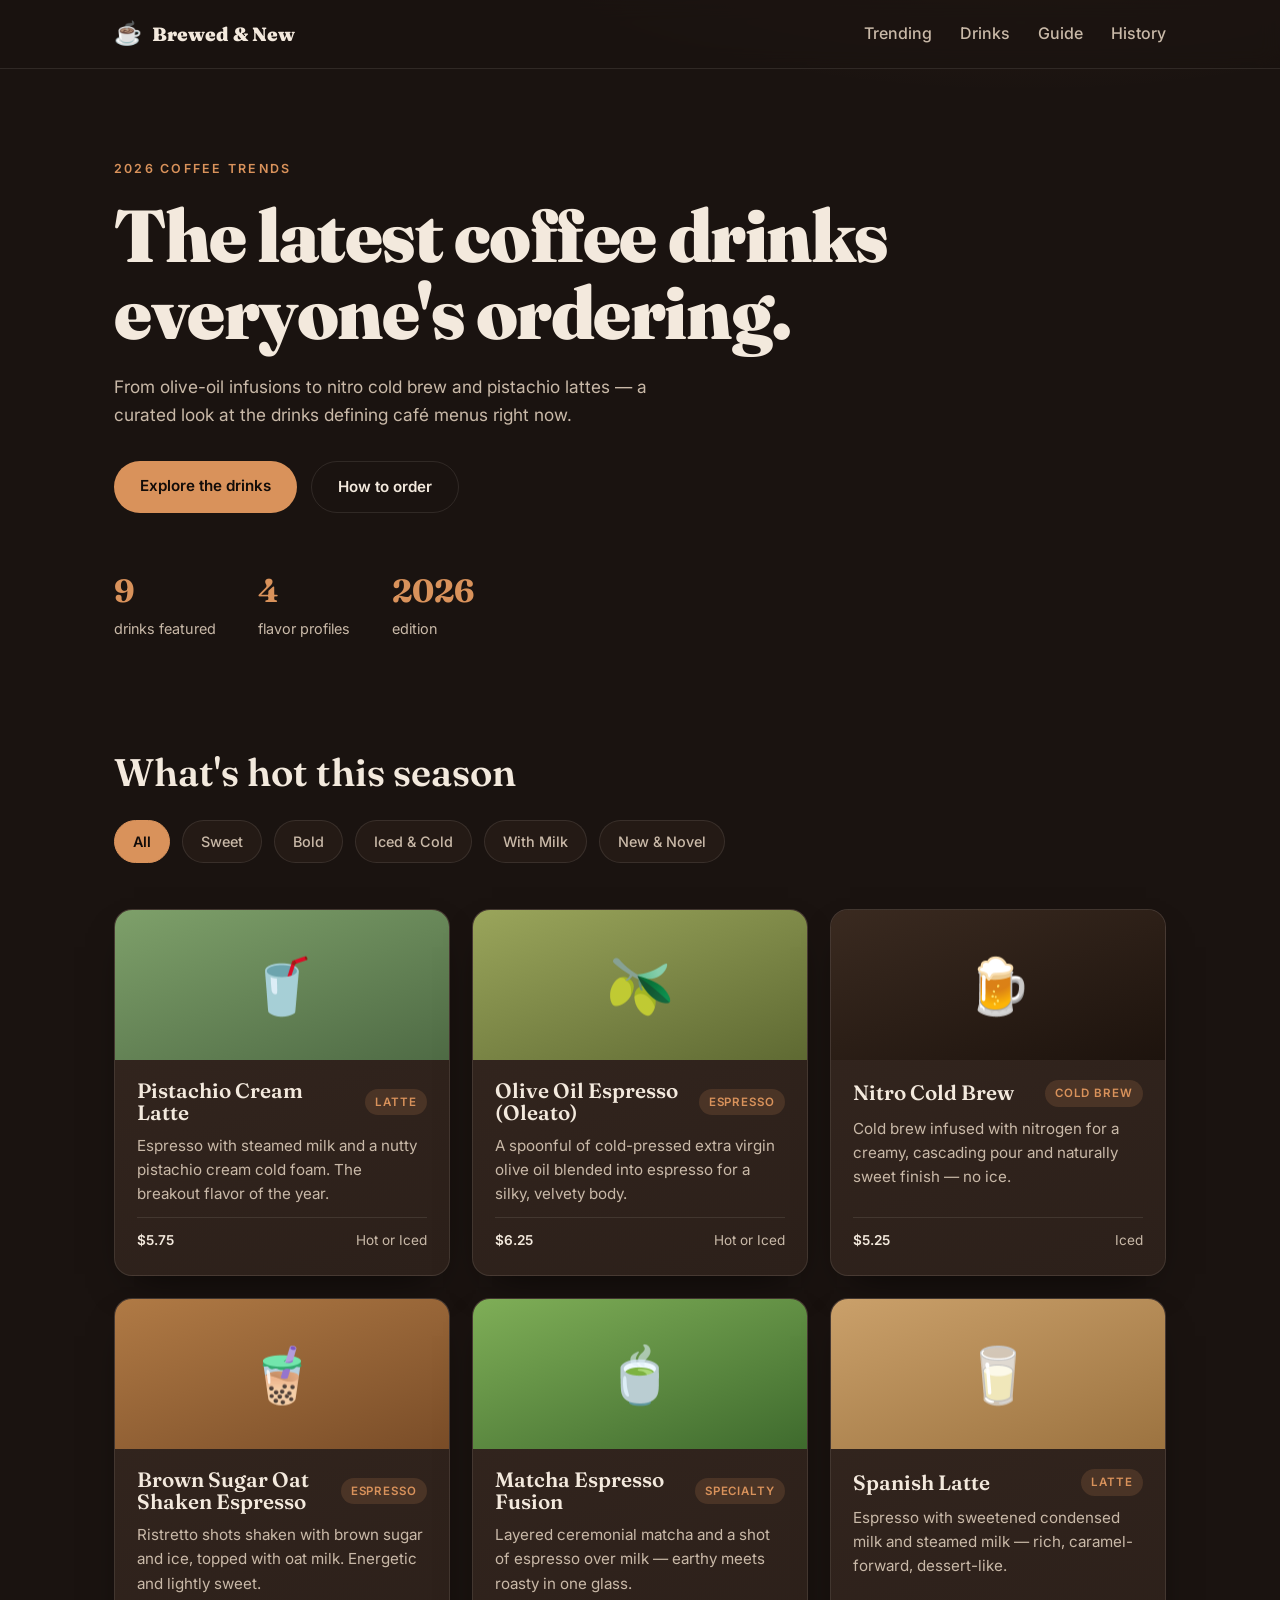
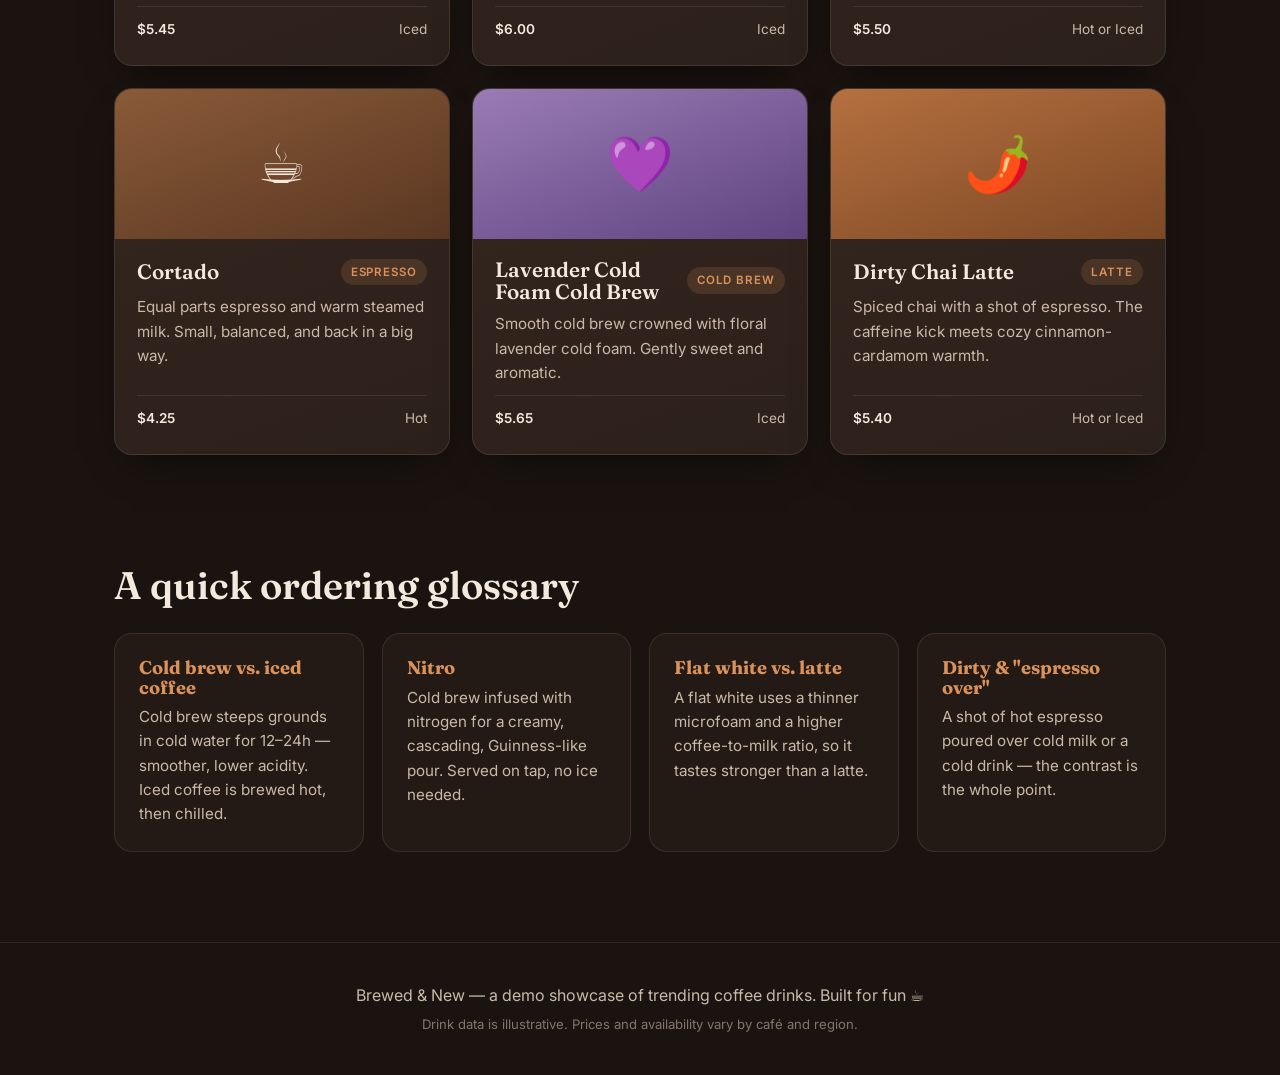
<file: index.html>
<!DOCTYPE html>
<html lang="en">
<head>
  <meta charset="UTF-8" />
  <meta name="viewport" content="width=device-width, initial-scale=1.0" />
  <meta name="description" content="Discover the latest and most popular coffee drinks trending on the market right now." />
  <title>Brewed &amp; New — The Latest Coffee Drinks</title>
  <link rel="preconnect" href="https://fonts.googleapis.com" />
  <link rel="preconnect" href="https://fonts.gstatic.com" crossorigin />
  <link href="https://fonts.googleapis.com/css2?family=Fraunces:opsz,wght@9..144,400;9..144,600;9..144,900&family=Inter:wght@400;500;600&display=swap" rel="stylesheet" />
  <link rel="stylesheet" href="styles.css" />
</head>
<body>
  <header class="site-header">
    <nav class="nav">
      <a class="brand" href="#top">
        <span class="brand-mark">☕</span>
        <span>Brewed&nbsp;&amp;&nbsp;New</span>
      </a>
      <ul class="nav-links">
        <li><a href="#trending">Trending</a></li>
        <li><a href="#drinks">Drinks</a></li>
        <li><a href="#guide">Guide</a></li>
        <li><a href="history.html">History</a></li>
      </ul>
    </nav>
  </header>

  <main id="top">
    <!-- Hero -->
    <section class="hero">
      <div class="hero-inner">
        <p class="eyebrow">2026 Coffee Trends</p>
        <h1>The latest coffee drinks<br />everyone's ordering.</h1>
        <p class="hero-sub">
          From olive-oil infusions to nitro cold brew and pistachio lattes —
          a curated look at the drinks defining café menus right now.
        </p>
        <div class="hero-actions">
          <a class="btn btn-primary" href="#drinks">Explore the drinks</a>
          <a class="btn btn-ghost" href="#guide">How to order</a>
        </div>
        <div class="hero-stats">
          <div><strong id="stat-count">0</strong><span>drinks featured</span></div>
          <div><strong>4</strong><span>flavor profiles</span></div>
          <div><strong>2026</strong><span>edition</span></div>
        </div>
      </div>
    </section>

    <!-- Trending strip -->
    <section id="trending" class="trending">
      <h2 class="section-title">What's hot this season</h2>
      <div class="chips" id="chip-row"><!-- filter chips injected by JS --></div>
    </section>

    <!-- Drinks grid -->
    <section id="drinks" class="drinks">
      <div class="drinks-grid" id="drinks-grid"><!-- cards injected by JS --></div>
    </section>

    <!-- Ordering guide -->
    <section id="guide" class="guide">
      <h2 class="section-title">A quick ordering glossary</h2>
      <div class="guide-grid">
        <div class="guide-card">
          <h3>Cold brew vs. iced coffee</h3>
          <p>Cold brew steeps grounds in cold water for 12–24h — smoother, lower acidity. Iced coffee is brewed hot, then chilled.</p>
        </div>
        <div class="guide-card">
          <h3>Nitro</h3>
          <p>Cold brew infused with nitrogen for a creamy, cascading, Guinness-like pour. Served on tap, no ice needed.</p>
        </div>
        <div class="guide-card">
          <h3>Flat white vs. latte</h3>
          <p>A flat white uses a thinner microfoam and a higher coffee-to-milk ratio, so it tastes stronger than a latte.</p>
        </div>
        <div class="guide-card">
          <h3>Dirty &amp; "espresso over"</h3>
          <p>A shot of hot espresso poured over cold milk or a cold drink — the contrast is the whole point.</p>
        </div>
      </div>
    </section>
  </main>

  <footer class="site-footer">
    <p>Brewed &amp; New — a demo showcase of trending coffee drinks. Built for fun ☕</p>
    <p class="muted">Drink data is illustrative. Prices and availability vary by café and region.</p>
  </footer>

  <script src="script.js"></script>
</body>
</html>
</file>
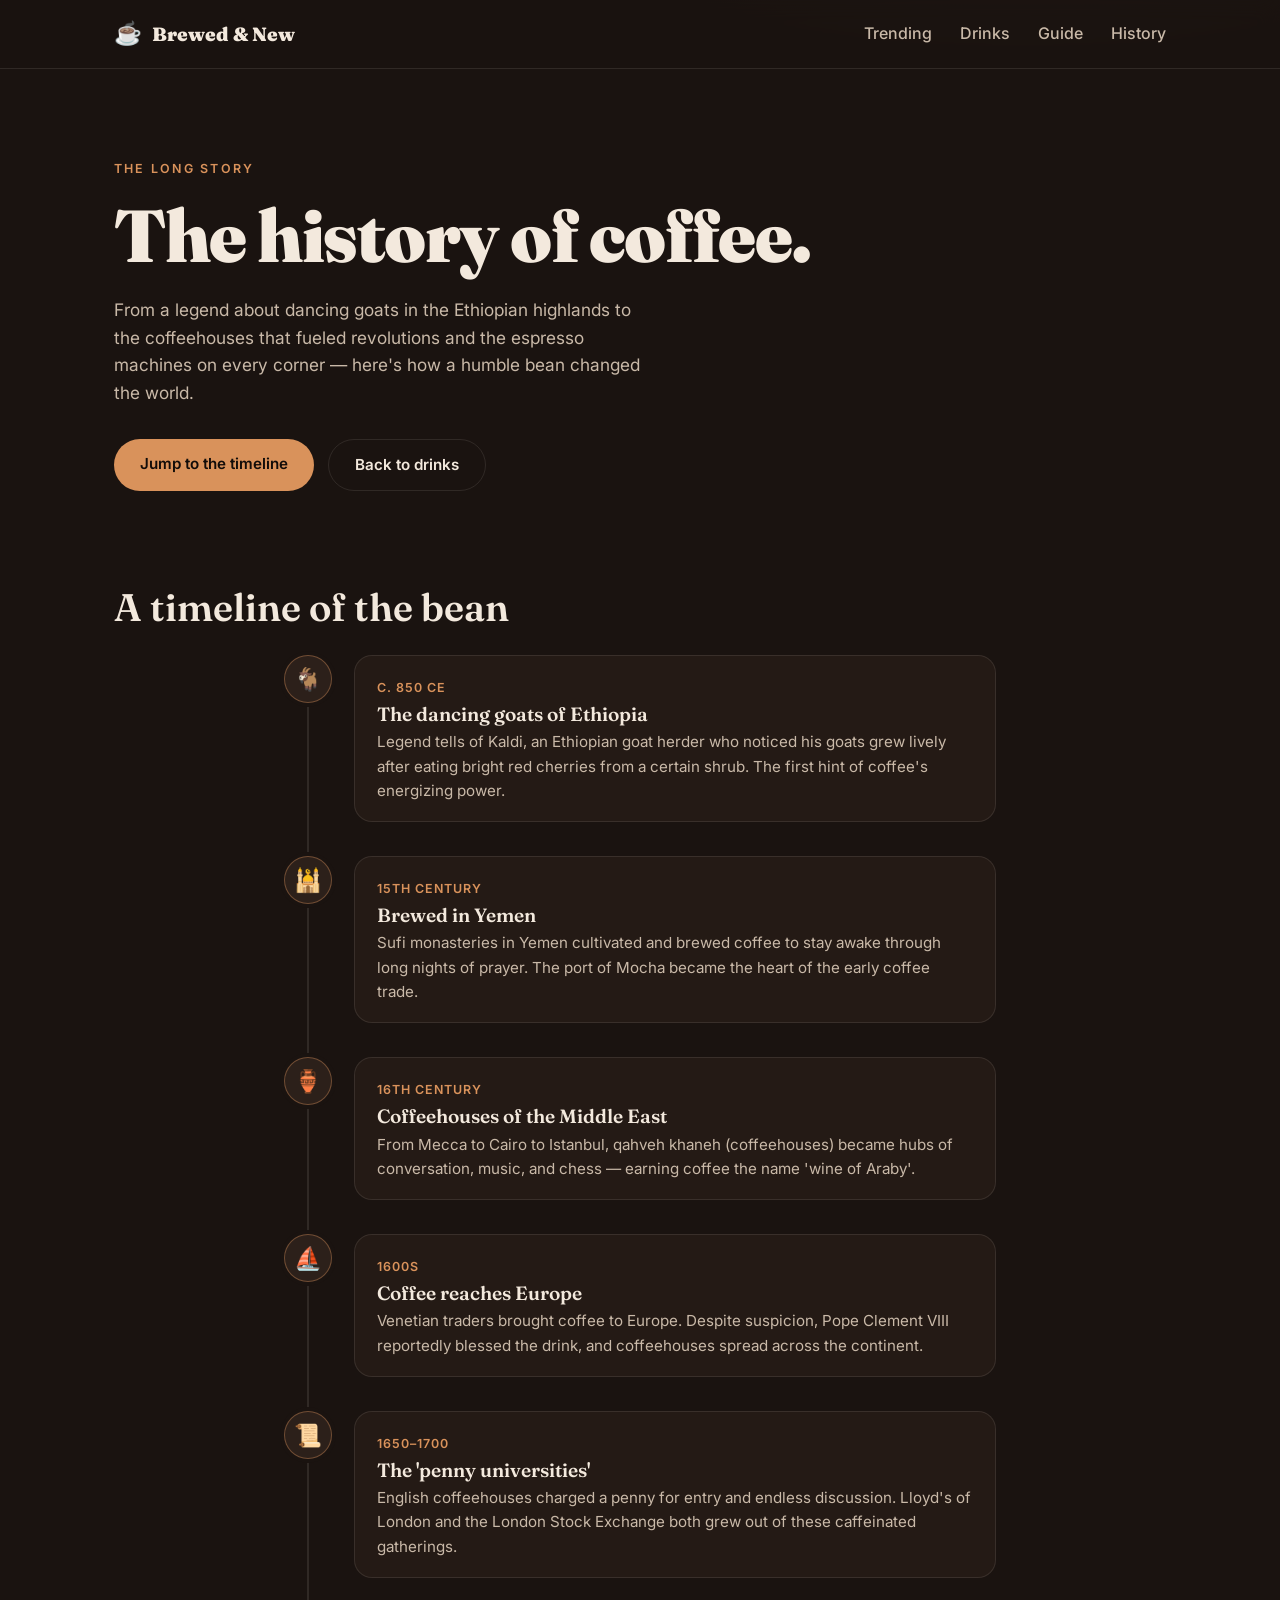
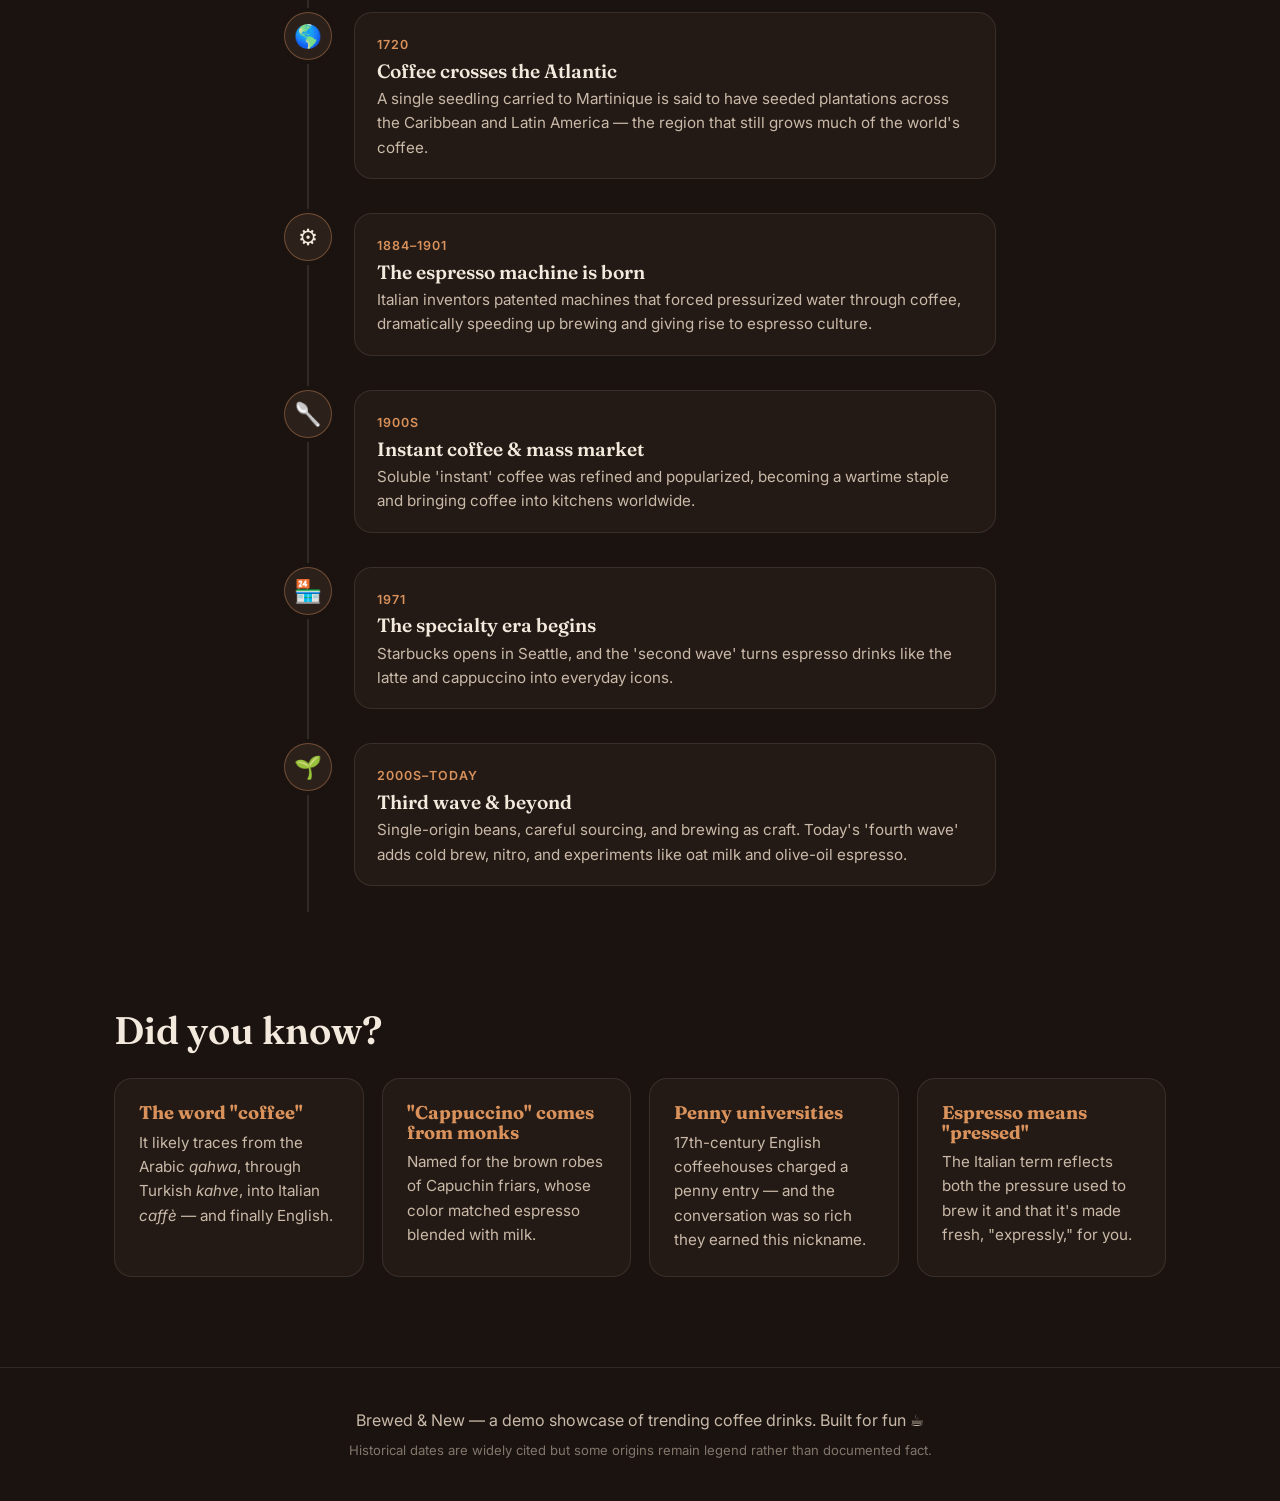
<file: history.html>
<!DOCTYPE html>
<html lang="en">
<head>
  <meta charset="UTF-8" />
  <meta name="viewport" content="width=device-width, initial-scale=1.0" />
  <meta name="description" content="From an Ethiopian legend to the modern café — the story of how coffee conquered the world." />
  <title>The History of Coffee — Brewed &amp; New</title>
  <link rel="preconnect" href="https://fonts.googleapis.com" />
  <link rel="preconnect" href="https://fonts.gstatic.com" crossorigin />
  <link href="https://fonts.googleapis.com/css2?family=Fraunces:opsz,wght@9..144,400;9..144,600;9..144,900&family=Inter:wght@400;500;600&display=swap" rel="stylesheet" />
  <link rel="stylesheet" href="styles.css" />
</head>
<body>
  <header class="site-header">
    <nav class="nav">
      <a class="brand" href="index.html#top">
        <span class="brand-mark">☕</span>
        <span>Brewed&nbsp;&amp;&nbsp;New</span>
      </a>
      <ul class="nav-links">
        <li><a href="index.html#trending">Trending</a></li>
        <li><a href="index.html#drinks">Drinks</a></li>
        <li><a href="index.html#guide">Guide</a></li>
        <li><a href="history.html">History</a></li>
      </ul>
    </nav>
  </header>

  <main id="top">
    <!-- Hero -->
    <section class="hero">
      <div class="hero-inner">
        <p class="eyebrow">The Long Story</p>
        <h1>The history of coffee.</h1>
        <p class="hero-sub">
          From a legend about dancing goats in the Ethiopian highlands to the
          coffeehouses that fueled revolutions and the espresso machines on every
          corner — here's how a humble bean changed the world.
        </p>
        <div class="hero-actions">
          <a class="btn btn-primary" href="#timeline">Jump to the timeline</a>
          <a class="btn btn-ghost" href="index.html#drinks">Back to drinks</a>
        </div>
      </div>
    </section>

    <!-- Timeline -->
    <section id="timeline" class="history">
      <h2 class="section-title">A timeline of the bean</h2>
      <ol class="timeline" id="timeline-list"><!-- entries injected by JS --></ol>
    </section>

    <!-- Did you know -->
    <section class="guide">
      <h2 class="section-title">Did you know?</h2>
      <div class="guide-grid">
        <div class="guide-card">
          <h3>The word "coffee"</h3>
          <p>It likely traces from the Arabic <em>qahwa</em>, through Turkish <em>kahve</em>, into Italian <em>caffè</em> — and finally English.</p>
        </div>
        <div class="guide-card">
          <h3>"Cappuccino" comes from monks</h3>
          <p>Named for the brown robes of Capuchin friars, whose color matched espresso blended with milk.</p>
        </div>
        <div class="guide-card">
          <h3>Penny universities</h3>
          <p>17th-century English coffeehouses charged a penny entry — and the conversation was so rich they earned this nickname.</p>
        </div>
        <div class="guide-card">
          <h3>Espresso means "pressed"</h3>
          <p>The Italian term reflects both the pressure used to brew it and that it's made fresh, "expressly," for you.</p>
        </div>
      </div>
    </section>
  </main>

  <footer class="site-footer">
    <p>Brewed &amp; New — a demo showcase of trending coffee drinks. Built for fun ☕</p>
    <p class="muted">Historical dates are widely cited but some origins remain legend rather than documented fact.</p>
  </footer>

  <script src="history.js"></script>
</body>
</html>
</file>
<file: styles.css>
:root {
  --bg: #1a1310;
  --bg-soft: #241a15;
  --card: #2c201a;
  --card-2: #34261f;
  --cream: #f3e9dd;
  --cream-dim: #c9b9a8;
  --accent: #d9925b;
  --accent-2: #b86b3a;
  --espresso: #120c09;
  --line: rgba(243, 233, 221, 0.1);
  --radius: 18px;
  --shadow: 0 18px 40px -20px rgba(0, 0, 0, 0.7);
}

* { box-sizing: border-box; margin: 0; padding: 0; }

html { scroll-behavior: smooth; }

body {
  font-family: "Inter", system-ui, sans-serif;
  background:
    radial-gradient(1200px 600px at 80% -10%, rgba(217, 146, 91, 0.18), transparent 60%),
    var(--bg);
  color: var(--cream);
  line-height: 1.6;
  -webkit-font-smoothing: antialiased;
}

h1, h2, h3 { font-family: "Fraunces", Georgia, serif; line-height: 1.05; }

a { color: inherit; text-decoration: none; }

/* Header */
.site-header {
  position: sticky;
  top: 0;
  z-index: 50;
  backdrop-filter: blur(10px);
  background: rgba(26, 19, 16, 0.7);
  border-bottom: 1px solid var(--line);
}
.nav {
  max-width: 1100px;
  margin: 0 auto;
  padding: 16px 24px;
  display: flex;
  align-items: center;
  justify-content: space-between;
}
.brand {
  display: flex;
  align-items: center;
  gap: 10px;
  font-family: "Fraunces", serif;
  font-weight: 900;
  font-size: 1.2rem;
}
.brand-mark { font-size: 1.4rem; }
.nav-links { display: flex; gap: 28px; list-style: none; font-weight: 500; }
.nav-links a { color: var(--cream-dim); transition: color 0.2s; }
.nav-links a:hover { color: var(--accent); }

/* Hero */
.hero {
  max-width: 1100px;
  margin: 0 auto;
  padding: 90px 24px 60px;
}
.eyebrow {
  text-transform: uppercase;
  letter-spacing: 0.18em;
  font-size: 0.78rem;
  font-weight: 600;
  color: var(--accent);
  margin-bottom: 18px;
}
.hero h1 {
  font-size: clamp(2.4rem, 6vw, 4.6rem);
  font-weight: 900;
  letter-spacing: -0.02em;
}
.hero-sub {
  margin: 22px 0 32px;
  max-width: 540px;
  color: var(--cream-dim);
  font-size: 1.08rem;
}
.hero-actions { display: flex; gap: 14px; flex-wrap: wrap; }
.btn {
  display: inline-block;
  padding: 13px 26px;
  border-radius: 999px;
  font-weight: 600;
  font-size: 0.95rem;
  transition: transform 0.15s, background 0.2s, border-color 0.2s;
}
.btn:active { transform: translateY(1px); }
.btn-primary { background: var(--accent); color: var(--espresso); }
.btn-primary:hover { background: #e6a06a; }
.btn-ghost { border: 1px solid var(--line); color: var(--cream); }
.btn-ghost:hover { border-color: var(--accent); color: var(--accent); }

.hero-stats {
  display: flex;
  gap: 42px;
  margin-top: 52px;
  flex-wrap: wrap;
}
.hero-stats strong {
  display: block;
  font-family: "Fraunces", serif;
  font-size: 2rem;
  color: var(--accent);
}
.hero-stats span { color: var(--cream-dim); font-size: 0.9rem; }

/* Section titles */
.section-title {
  max-width: 1100px;
  margin: 0 auto 28px;
  padding: 0 24px;
  font-size: clamp(1.6rem, 3.5vw, 2.4rem);
  font-weight: 600;
}

/* Trending chips */
.trending { padding: 50px 0 10px; }
.chips {
  max-width: 1100px;
  margin: 0 auto;
  padding: 0 24px;
  display: flex;
  gap: 12px;
  flex-wrap: wrap;
}
.chip {
  border: 1px solid var(--line);
  background: var(--bg-soft);
  color: var(--cream-dim);
  padding: 9px 18px;
  border-radius: 999px;
  font: inherit;
  font-size: 0.9rem;
  font-weight: 500;
  cursor: pointer;
  transition: all 0.18s;
}
.chip:hover { border-color: var(--accent); color: var(--cream); }
.chip.active {
  background: var(--accent);
  border-color: var(--accent);
  color: var(--espresso);
  font-weight: 600;
}

/* Drinks grid */
.drinks { padding: 36px 0 80px; }
.drinks-grid {
  max-width: 1100px;
  margin: 0 auto;
  padding: 0 24px;
  display: grid;
  grid-template-columns: repeat(auto-fill, minmax(280px, 1fr));
  gap: 22px;
}
.card {
  background: linear-gradient(160deg, var(--card-2), var(--card));
  border: 1px solid var(--line);
  border-radius: var(--radius);
  overflow: hidden;
  box-shadow: var(--shadow);
  display: flex;
  flex-direction: column;
  transition: transform 0.2s, border-color 0.2s;
  animation: rise 0.5s ease both;
}
.card:hover { transform: translateY(-5px); border-color: rgba(217, 146, 91, 0.4); }
.card-art {
  height: 150px;
  display: grid;
  place-items: center;
  font-size: 3.4rem;
  position: relative;
}
.card-body { padding: 20px 22px 24px; display: flex; flex-direction: column; gap: 10px; flex: 1; }
.card-top { display: flex; align-items: center; justify-content: space-between; gap: 10px; }
.card h3 { font-size: 1.3rem; font-weight: 600; }
.tag {
  font-size: 0.72rem;
  text-transform: uppercase;
  letter-spacing: 0.08em;
  font-weight: 600;
  padding: 4px 10px;
  border-radius: 999px;
  background: rgba(217, 146, 91, 0.16);
  color: var(--accent);
  white-space: nowrap;
}
.card p { color: var(--cream-dim); font-size: 0.95rem; }
.card-meta {
  margin-top: auto;
  display: flex;
  justify-content: space-between;
  align-items: center;
  padding-top: 12px;
  border-top: 1px solid var(--line);
  font-size: 0.85rem;
}
.card-meta .price { font-weight: 600; color: var(--cream); }
.card-meta .heat { color: var(--cream-dim); }
.is-hidden { display: none !important; }

@keyframes rise {
  from { opacity: 0; transform: translateY(14px); }
  to { opacity: 1; transform: translateY(0); }
}

/* History timeline */
.history { padding: 36px 0 60px; }
.timeline {
  max-width: 760px;
  margin: 0 auto;
  padding: 0 24px;
  list-style: none;
  position: relative;
}
.timeline::before {
  content: "";
  position: absolute;
  left: 47px;
  top: 8px;
  bottom: 8px;
  width: 2px;
  background: var(--line);
}
.t-item {
  position: relative;
  display: flex;
  gap: 22px;
  padding: 0 0 34px 0;
  animation: rise 0.5s ease both;
}
.t-marker {
  flex: 0 0 48px;
  height: 48px;
  width: 48px;
  border-radius: 50%;
  display: grid;
  place-items: center;
  font-size: 1.4rem;
  background: var(--card);
  border: 1px solid rgba(217, 146, 91, 0.4);
  box-shadow: 0 0 0 4px var(--bg);
  z-index: 1;
}
.t-content {
  background: var(--bg-soft);
  border: 1px solid var(--line);
  border-radius: var(--radius);
  padding: 18px 22px;
  flex: 1;
}
.t-era {
  display: inline-block;
  font-size: 0.78rem;
  font-weight: 600;
  letter-spacing: 0.08em;
  text-transform: uppercase;
  color: var(--accent);
  margin-bottom: 6px;
}
.t-content h3 { font-size: 1.2rem; font-weight: 600; margin-bottom: 6px; }
.t-content p { color: var(--cream-dim); font-size: 0.95rem; }

@media (max-width: 600px) {
  .timeline::before { left: 23px; }
  .t-marker { flex-basis: 36px; height: 36px; width: 36px; font-size: 1.1rem; }
}

/* Guide */
.guide { padding: 30px 0 90px; }
.guide-grid {
  max-width: 1100px;
  margin: 0 auto;
  padding: 0 24px;
  display: grid;
  grid-template-columns: repeat(auto-fit, minmax(240px, 1fr));
  gap: 18px;
}
.guide-card {
  background: var(--bg-soft);
  border: 1px solid var(--line);
  border-radius: var(--radius);
  padding: 24px;
}
.guide-card h3 { font-size: 1.15rem; margin-bottom: 8px; color: var(--accent); }
.guide-card p { color: var(--cream-dim); font-size: 0.95rem; }

/* Footer */
.site-footer {
  border-top: 1px solid var(--line);
  padding: 40px 24px;
  text-align: center;
  color: var(--cream-dim);
}
.site-footer .muted { font-size: 0.82rem; opacity: 0.6; margin-top: 6px; }

@media (max-width: 600px) {
  .nav-links { display: none; }
  .hero { padding-top: 60px; }
}
</file>
